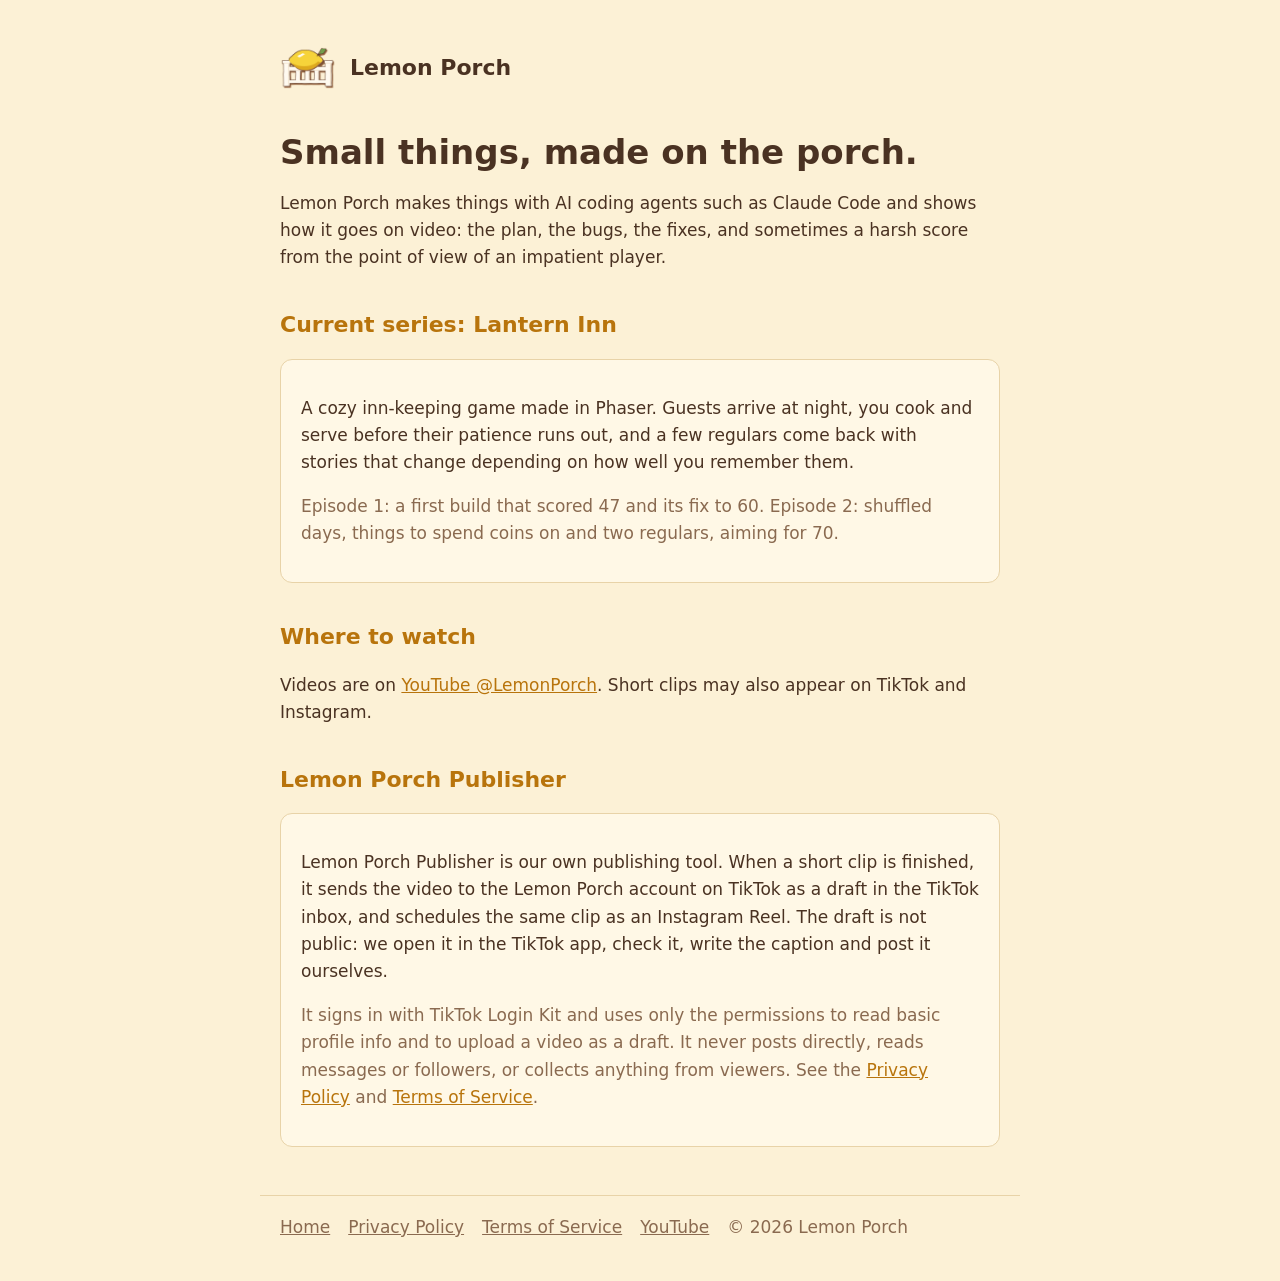
<file: index.html>
<!doctype html><html lang="en"><head><meta charset="utf-8"><meta name="viewport" content="width=device-width,initial-scale=1"><title>Lemon Porch</title><meta name="description" content="Lemon Porch makes small things with AI coding agents and shows the process on video."><link rel="icon" href="/icon.png"><link rel="stylesheet" href="/style.css"></head><body><header><img src="/icon.png" alt=""><a href="/">Lemon Porch</a></header><main>
<h1>Small things, made on the porch.</h1>
<p>Lemon Porch makes things with AI coding agents such as Claude Code and shows how it goes on video: the plan, the bugs, the fixes, and sometimes a harsh score from the point of view of an impatient player.</p>

<h2>Current series: Lantern Inn</h2>
<div class="card">
<p>A cozy inn-keeping game made in Phaser. Guests arrive at night, you cook and serve before their patience runs out, and a few regulars come back with stories that change depending on how well you remember them.</p>
<p class="muted">Episode 1: a first build that scored 47 and its fix to 60. Episode 2: shuffled days, things to spend coins on and two regulars, aiming for 70.</p>
</div>

<h2>Where to watch</h2>
<p>Videos are on <a href="https://www.youtube.com/@LemonPorch">YouTube @LemonPorch</a>. Short clips may also appear on TikTok and Instagram.</p>

<h2>Lemon Porch Publisher</h2>
<div class="card">
<p>Lemon Porch Publisher is our own publishing tool. When a short clip is finished, it sends the video to the Lemon Porch account on TikTok as a draft in the TikTok inbox, and schedules the same clip as an Instagram Reel. The draft is not public: we open it in the TikTok app, check it, write the caption and post it ourselves.</p>
<p class="muted">It signs in with TikTok Login Kit and uses only the permissions to read basic profile info and to upload a video as a draft. It never posts directly, reads messages or followers, or collects anything from viewers. See the <a href="/privacy/">Privacy Policy</a> and <a href="/terms/">Terms of Service</a>.</p>
</div>
</main>
<footer><a href="/">Home</a><a href="/privacy/">Privacy Policy</a><a href="/terms/">Terms of Service</a><a href="https://www.youtube.com/@LemonPorch">YouTube</a><span class="muted">© 2026 Lemon Porch</span></footer></body></html>
</file>
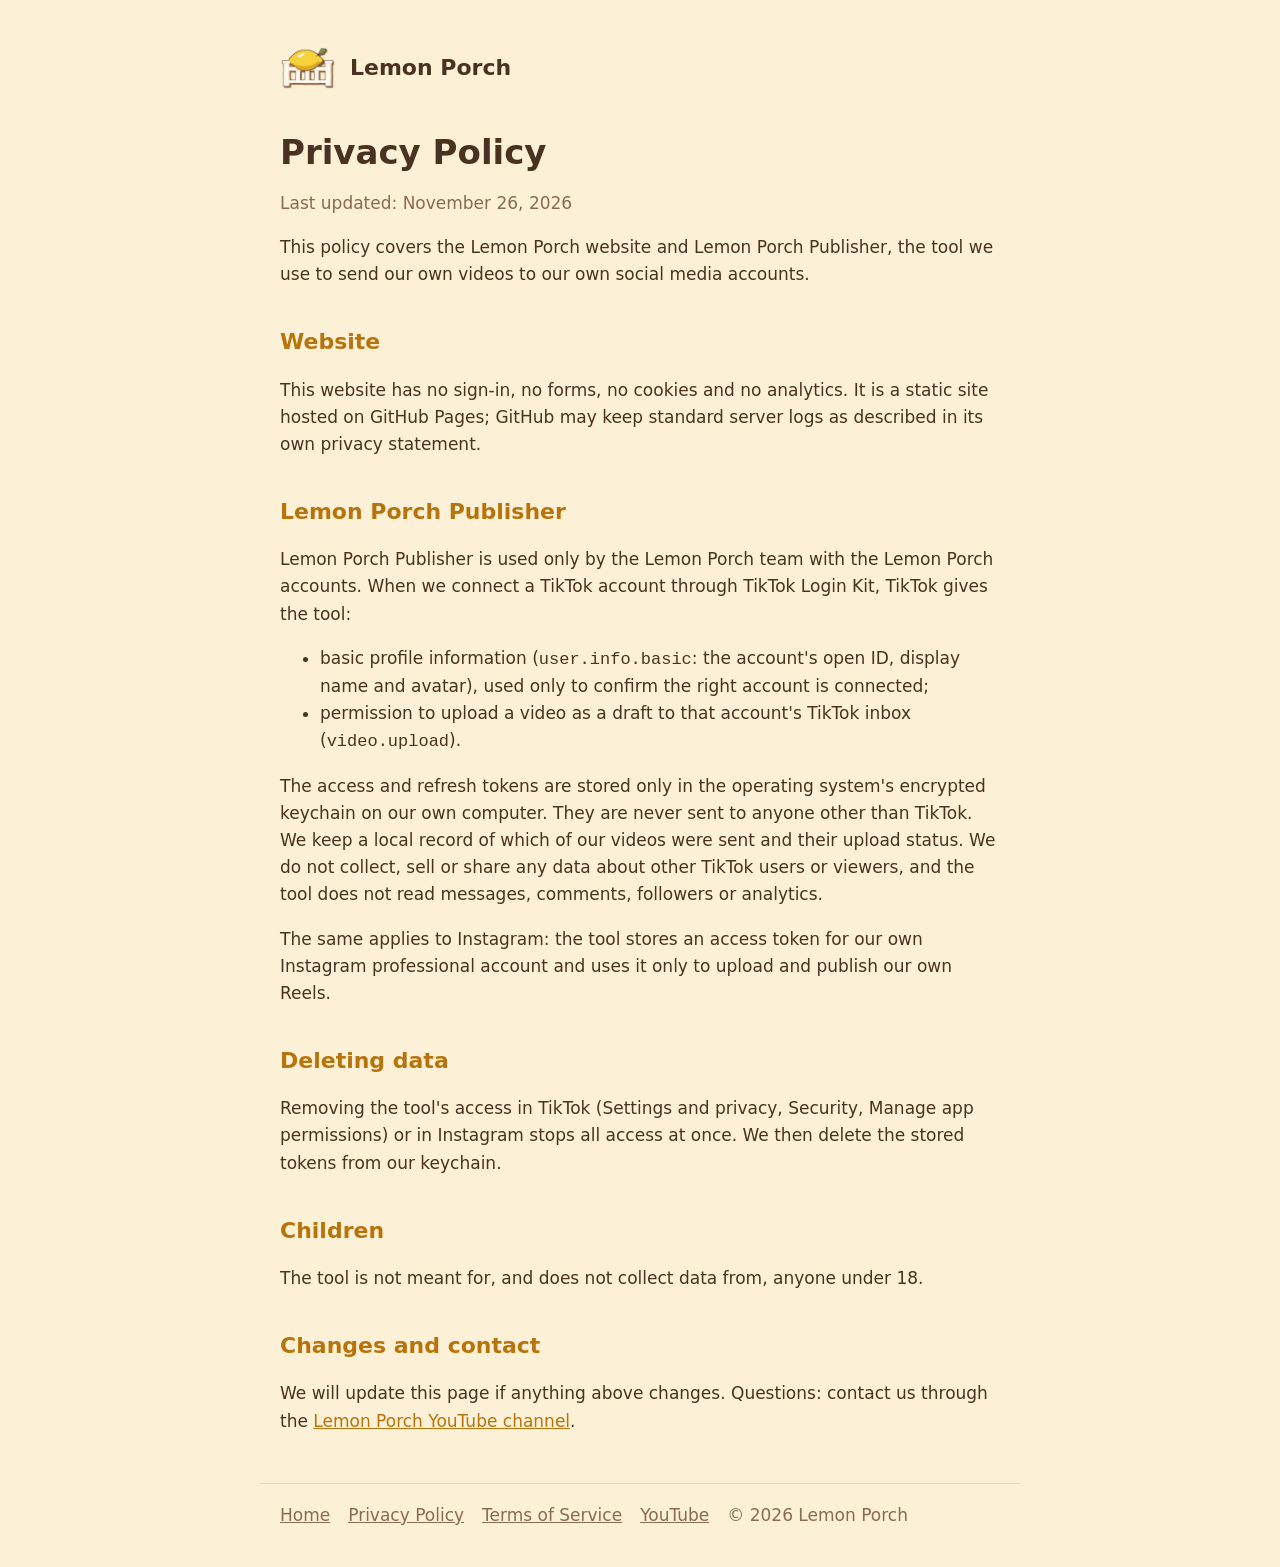
<file: privacy/index.html>
<!doctype html><html lang="en"><head><meta charset="utf-8"><meta name="viewport" content="width=device-width,initial-scale=1"><title>Privacy Policy - Lemon Porch</title><meta name="description" content="Privacy Policy for the Lemon Porch website and Lemon Porch Publisher."><link rel="icon" href="/icon.png"><link rel="stylesheet" href="/style.css"></head><body><header><img src="/icon.png" alt=""><a href="/">Lemon Porch</a></header><main>
<h1>Privacy Policy</h1>
<p class="muted">Last updated: November 26, 2026</p>
<p>This policy covers the Lemon Porch website and Lemon Porch Publisher, the tool we use to send our own videos to our own social media accounts.</p>
<h2>Website</h2>
<p>This website has no sign-in, no forms, no cookies and no analytics. It is a static site hosted on GitHub Pages; GitHub may keep standard server logs as described in its own privacy statement.</p>
<h2>Lemon Porch Publisher</h2>
<p>Lemon Porch Publisher is used only by the Lemon Porch team with the Lemon Porch accounts. When we connect a TikTok account through TikTok Login Kit, TikTok gives the tool:</p>
<ul>
<li>basic profile information (<code>user.info.basic</code>: the account's open ID, display name and avatar), used only to confirm the right account is connected;</li>
<li>permission to upload a video as a draft to that account's TikTok inbox (<code>video.upload</code>).</li>
</ul>
<p>The access and refresh tokens are stored only in the operating system's encrypted keychain on our own computer. They are never sent to anyone other than TikTok. We keep a local record of which of our videos were sent and their upload status. We do not collect, sell or share any data about other TikTok users or viewers, and the tool does not read messages, comments, followers or analytics.</p>
<p>The same applies to Instagram: the tool stores an access token for our own Instagram professional account and uses it only to upload and publish our own Reels.</p>
<h2>Deleting data</h2>
<p>Removing the tool's access in TikTok (Settings and privacy, Security, Manage app permissions) or in Instagram stops all access at once. We then delete the stored tokens from our keychain.</p>
<h2>Children</h2>
<p>The tool is not meant for, and does not collect data from, anyone under 18.</p>
<h2>Changes and contact</h2>
<p>We will update this page if anything above changes. Questions: contact us through the <a href="https://www.youtube.com/@LemonPorch/about">Lemon Porch YouTube channel</a>.</p>
</main>
<footer><a href="/">Home</a><a href="/privacy/">Privacy Policy</a><a href="/terms/">Terms of Service</a><a href="https://www.youtube.com/@LemonPorch">YouTube</a><span class="muted">© 2026 Lemon Porch</span></footer></body></html>
</file>
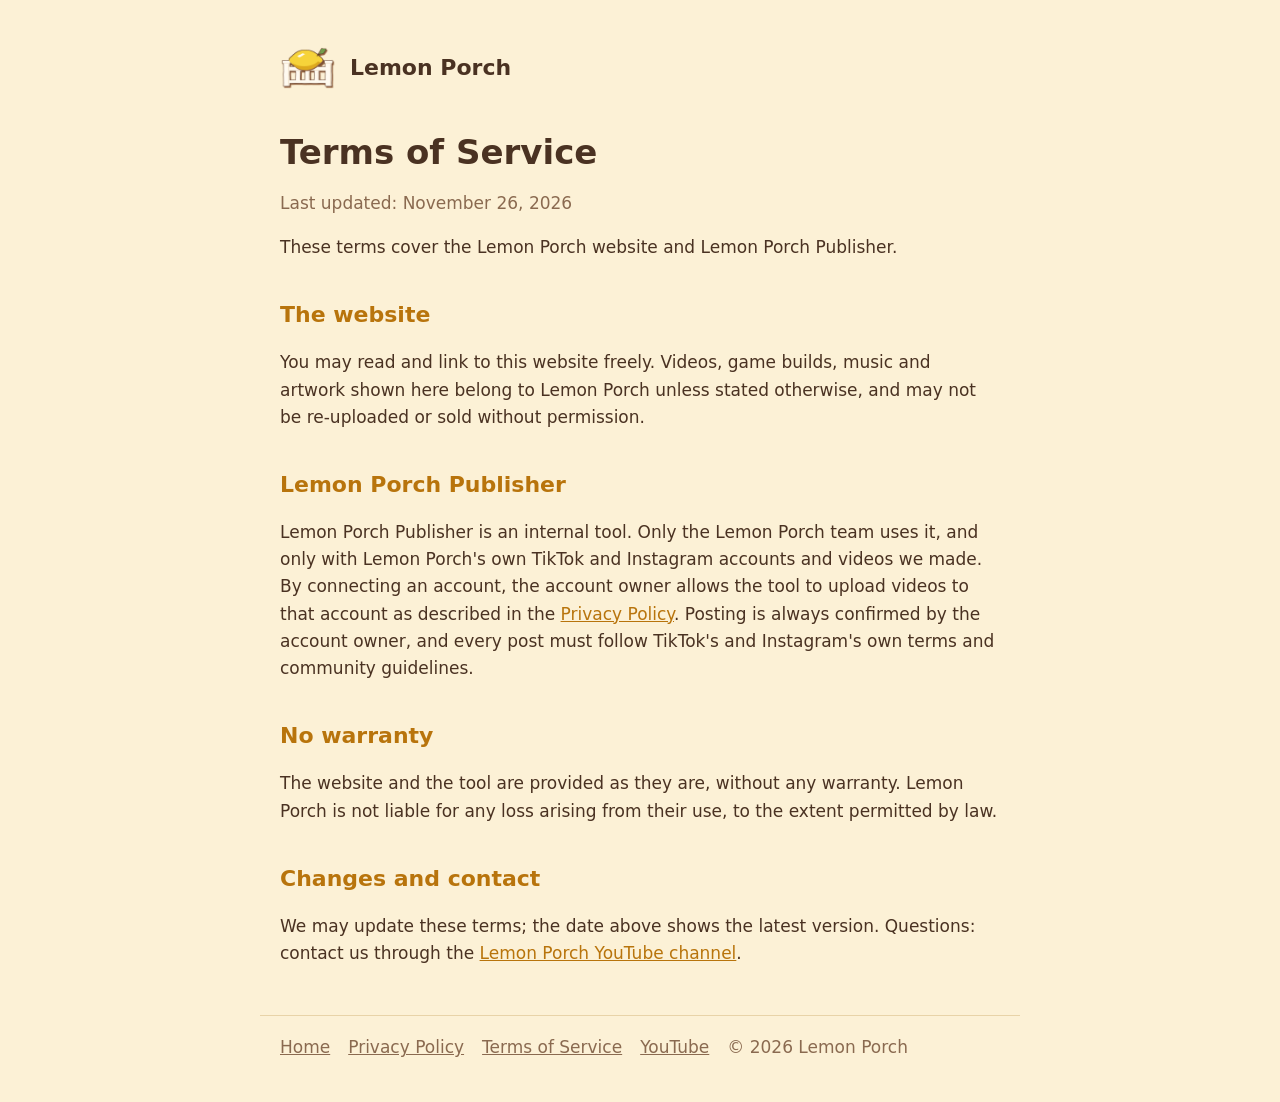
<file: terms/index.html>
<!doctype html><html lang="en"><head><meta charset="utf-8"><meta name="viewport" content="width=device-width,initial-scale=1"><title>Terms of Service - Lemon Porch</title><meta name="description" content="Terms of Service for the Lemon Porch website and Lemon Porch Publisher."><link rel="icon" href="/icon.png"><link rel="stylesheet" href="/style.css"></head><body><header><img src="/icon.png" alt=""><a href="/">Lemon Porch</a></header><main>
<h1>Terms of Service</h1>
<p class="muted">Last updated: November 26, 2026</p>
<p>These terms cover the Lemon Porch website and Lemon Porch Publisher.</p>
<h2>The website</h2>
<p>You may read and link to this website freely. Videos, game builds, music and artwork shown here belong to Lemon Porch unless stated otherwise, and may not be re-uploaded or sold without permission.</p>
<h2>Lemon Porch Publisher</h2>
<p>Lemon Porch Publisher is an internal tool. Only the Lemon Porch team uses it, and only with Lemon Porch's own TikTok and Instagram accounts and videos we made. By connecting an account, the account owner allows the tool to upload videos to that account as described in the <a href="/privacy/">Privacy Policy</a>. Posting is always confirmed by the account owner, and every post must follow TikTok's and Instagram's own terms and community guidelines.</p>
<h2>No warranty</h2>
<p>The website and the tool are provided as they are, without any warranty. Lemon Porch is not liable for any loss arising from their use, to the extent permitted by law.</p>
<h2>Changes and contact</h2>
<p>We may update these terms; the date above shows the latest version. Questions: contact us through the <a href="https://www.youtube.com/@LemonPorch/about">Lemon Porch YouTube channel</a>.</p>
</main>
<footer><a href="/">Home</a><a href="/privacy/">Privacy Policy</a><a href="/terms/">Terms of Service</a><a href="https://www.youtube.com/@LemonPorch">YouTube</a><span class="muted">© 2026 Lemon Porch</span></footer></body></html>
</file>
<file: style.css>
:root { --bg: #fcf1d6; --panel: #fff8e6; --text: #4a3222; --muted: #8a6a50; --ember: #b8740c; --line: #e8d3a8; }
* { box-sizing: border-box; }
body { margin: 0; background: var(--bg); color: var(--text); font: 17px/1.6 system-ui, -apple-system, "Segoe UI", sans-serif; }
main, header, footer { max-width: 760px; margin: 0 auto; padding: 0 20px; }
header { display: flex; align-items: center; gap: 14px; padding-top: 40px; }
header img { width: 56px; height: 56px; border-radius: 12px; }
header a { color: var(--text); text-decoration: none; font-weight: 700; font-size: 22px; }
h1 { font-size: 34px; line-height: 1.2; margin: 36px 0 12px; }
h2 { font-size: 22px; margin: 36px 0 8px; color: var(--ember); }
p, li { color: var(--text); }
.muted { color: var(--muted); }
a { color: var(--ember); }
.card { background: var(--panel); border: 1px solid var(--line); border-radius: 12px; padding: 18px 20px; margin: 16px 0; }
footer { border-top: 1px solid var(--line); margin-top: 48px; padding-top: 18px; padding-bottom: 40px; display: flex; flex-wrap: wrap; gap: 18px; }
footer a { color: var(--muted); }
</file>
